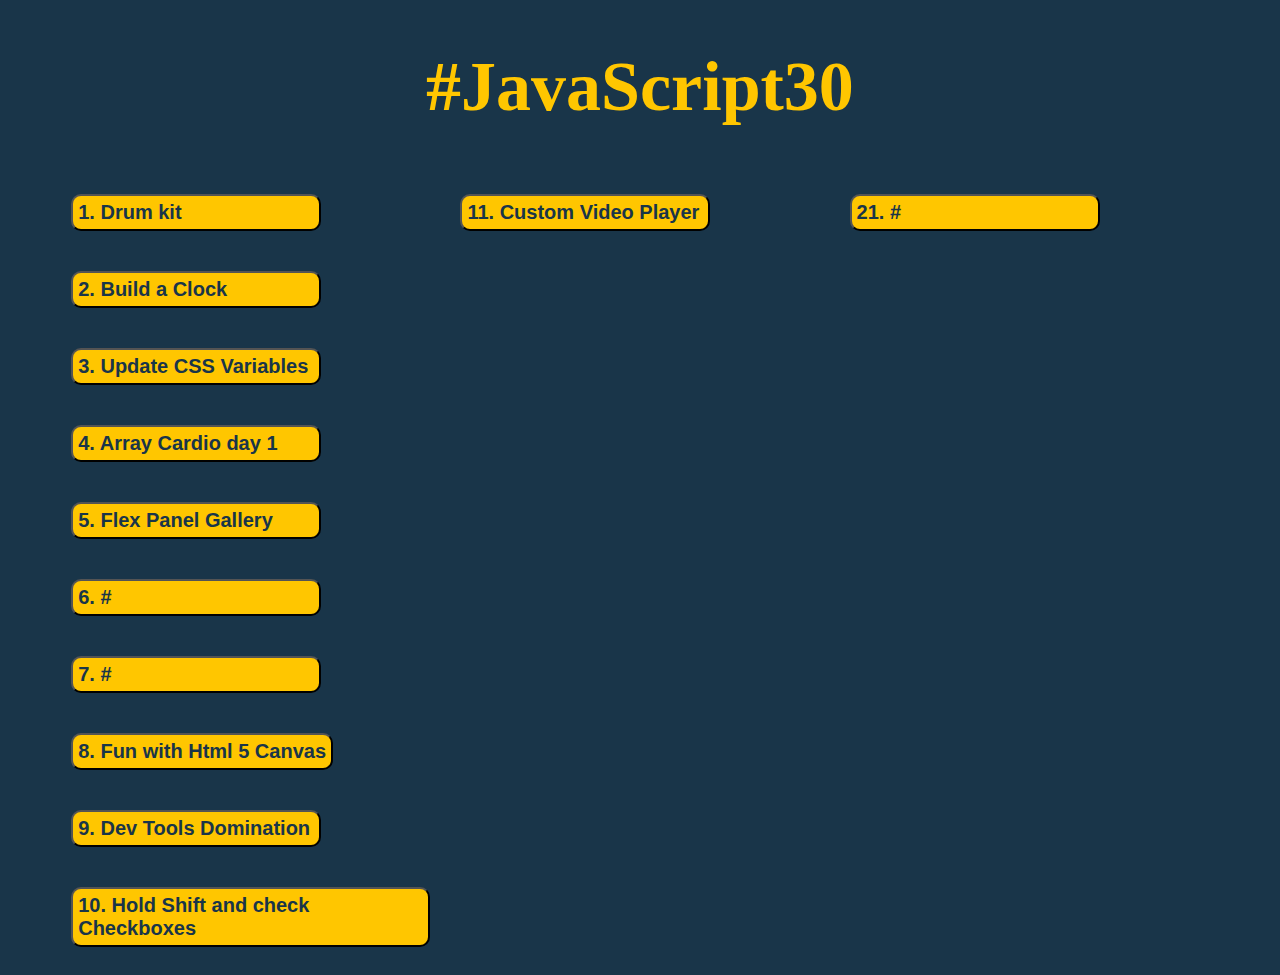
<file: index.html>
<!DOCTYPE html>
<html lang="en">
  <head>
    <meta charset="UTF-8" />
    <meta name="viewport" content="width=device-width, initial-scale=1.0" />
    <title>JavaScript30</title>
    <link rel="stylesheet" href="./main.css" />
  </head>
  <body>
    <h1>#JavaScript30</h1>
    <div class="container">
      <div class="grid challenge1">
        <button>
          <a
            href="https://mercarf.github.io/JavaScript30/01-DrumKit"
            title="go to Drum Kit page"
            target="_blank"
            >1. Drum kit</a
          >
        </button>
        <button>
          <a
            href="https://mercarf.github.io/JavaScript30/02-Clock"
            title="go to Clock page"
            target="_blank"
            >2. Build a Clock</a
          >
        </button>
        <button>
          <a
            href="https://mercarf.github.io/JavaScript30/03-CSSVariables"
            title="go to CSS Variables"
            target="_blank"
            >3. Update CSS Variables</a
          >
        </button>
        <button>
          <a
            href="https://mercarf.github.io/JavaScript30/04-ArrayCardio1"
            title="go to Array Cardio 1"
            target="_blank"
            >4. Array Cardio day 1</a
          >
        </button>
        <button>
          <a
            href="https://mercarf.github.io/JavaScript30/05-FlexPanelGallery"
            title="go to Flex Panel Gallery"
            target="_blank"
            >5. Flex Panel Gallery</a
          >
        </button>
        <button>
          <a href="#" title="go to #" target="_blank">6. #</a>
        </button>
        <button>
          <a href="#" title="go to #" target="_blank">7. #</a>
        </button>
        <button>
          <a
            href="https://mercarf.github.io/JavaScript30/08-FunHtml5Canvas"
            title="go to Canvas"
            target="_blank"
            >8. Fun with Html 5 Canvas</a
          >
        </button>
        <button>
          <a
            href="https://mercarf.github.io/JavaScript30/09-DevTools"
            title="go to Dev Tools Domination"
            target="_blank"
            >9. Dev Tools Domination</a
          >
        <button>
          <a
            href="https://mercarf.github.io/JavaScript30/10-HoldShiftCheck"
            title="go to Hold Shift and check Checkboxes"
            target="_blank"
            >10. Hold Shift and check Checkboxes</a
          >
        </button>
      </div>
      <div class="grid challenge2">
        <button>
          <a
            href="https://mercarf.github.io/JavaScript30/11-CustomVideoPlayer"
            title="go to Custom Video Player"
            target="_blank"
            >11. Custom Video Player</a
          >
        </button>
      </div>
      <div class="grid challenge3">
        <button>
          <a
            href="#"
            title="go to #"
            target="_blank"
            >21. #</a
          >
        </button>
      </div>
    </div>
  </body>
</html>
</file>
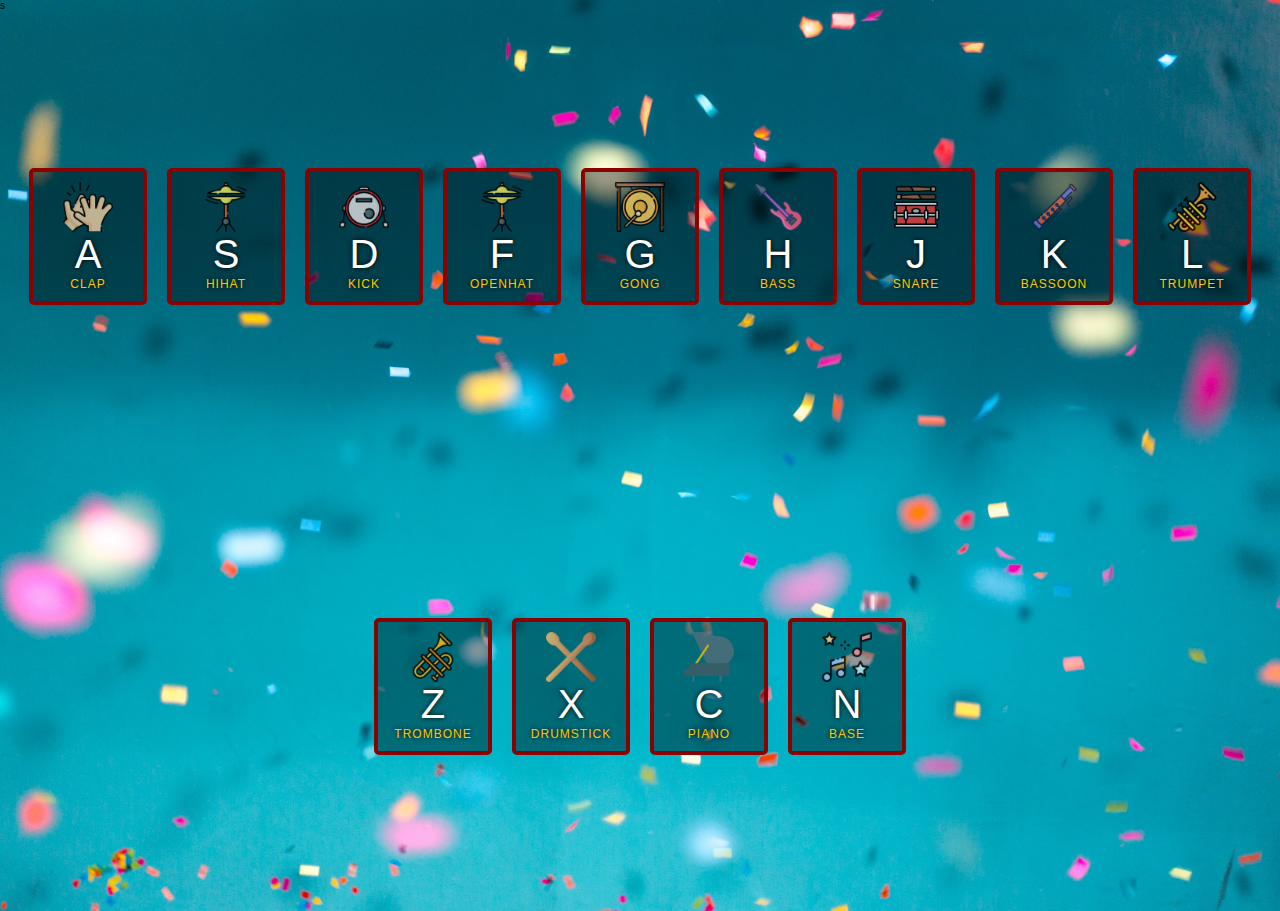
<file: 01 - JavaScript Drum Kit/index.html>
s<!DOCTYPE html>
<html lang="en">
  <head>
    <meta charset="UTF-8" />
    <title>JS Drum Kit</title>
    <link rel="stylesheet" href="./index.css" />
  </head>
  <body>
    <div class="keys">
      <div data-key="65" class="key" id="a">
        <img src="./images/aplaudir.png" alt="clap" />
        <kbd>A</kbd>
        <span class="sound">clap</span>
      </div>
      <div data-key="83" class="key" id="s">
        <img src="./images/hi-hat.png" alt="clap" />
        <kbd>S</kbd>
        <span class="sound">hihat</span>
      </div>
      <div data-key="68" class="key" id="d">
        <img src="./images/bass-drum.png" alt="clap" />
        <kbd>D</kbd>
        <span class="sound">kick</span>
      </div>
      <div data-key="70" class="key" id="f">
        <img src="./images/hi-hat.png" alt="clap" />
        <kbd>F</kbd>
        <span class="sound">openhat</span>
      </div>
      <div data-key="71" class="key" id="g">
        <img src="./images/gong.png" alt="clap" />
        <kbd>G</kbd>
        <span class="sound">gong</span>
      </div>
      <div data-key="72" class="key" id="h">
        <img src="./images/bass-guitar.png" alt="clap" />
        <kbd>H</kbd>
        <span class="sound">bass</span>
      </div>
      <div data-key="74" class="key" id="j">
        <img src="./images/snare-drum.png" alt="clap" />
        <kbd>J</kbd>
        <span class="sound">snare</span>
      </div>
      <div data-key="75" class="key" id="k">
        <img src="./images/bassoon.png" alt="clap" />
        <kbd>K</kbd>
        <span class="sound">bassoon</span>
      </div>
      <div data-key="76" class="key" id="l">
        <img src="./images/trumpet.png" alt="clap" />
        <kbd>L</kbd>
        <span class="sound">trumpet</span>
      </div>

      <div data-key="90" class="key" id="z">
        <img src="./images/trombone.png" alt="clap" />
        <kbd>Z</kbd>
        <span class="sound">trombone</span>
      </div>

      <div data-key="88" class="key" id="x">
        <img src="./images/drumstick.png" alt="clap" />
        <kbd>X</kbd>
        <span class="sound">drumstick</span>
      </div>

      <div data-key="67" class="key" id="c">
        <img src="./images/piano.png" alt="clap" />
        <kbd>C</kbd>
        <span class="sound">piano</span>
      </div>
      <!-- <div data-key="77" class="key" id="m">
        <img src="" alt="notes" />
        <kbd>M</kbd>
        <span class="sound">base</span>
      </div> -->
      <div data-key="78" class="key" id="n">
        <img src="./images/notas-musicales.png" alt="notes" />
        <kbd>N</kbd>
        <span class="sound">base</span>
      </div>
    </div>

    <audio data-key="65" id="a" class="audio" src="sounds/clap.mp3"></audio>
    <audio data-key="83" id="s" class="audio" src="sounds/openhat.wav"></audio>
    <audio data-key="68" id="d" class="audio" src="sounds/kick.wav"></audio>
    <audio
      data-key="70"
      id="f"
      class="audio"
      src="sounds/platillos.mp3"
    ></audio>
    <audio
      data-key="71"
      id="g"
      class="audio"
      src="sounds/gongGONGindio.mp3"
    ></audio>
    <audio data-key="72" id="h" class="audio" src="sounds/bajo2.mp3"></audio>
    <audio
      data-key="74"
      id="j"
      class="audio"
      src="sounds/tambor_22.mp3"
    ></audio>
    <audio data-key="75" id="k" class="audio" src="sounds/fagot-2-.mp3"></audio>
    <audio data-key="76" id="l" class="audio" src="sounds/trompeta.mp3"></audio>
    <audio data-key="90" id="z" class="audio" src="sounds/trombon.mp3"></audio>
    <audio data-key="88" id="x" class="audio" src="sounds/bambu_1.mp3"></audio>
    <audio data-key="67" id="c" class="audio" src="sounds/organo2.mp3"></audio>
    <!-- <audio data-key="77" id="m" class="audio" src="sounds/DNB_1.mp3"></audio> -->
    <audio
      data-key="78"
      id="n"
      class="audio"
      src="sounds/la-danza_3.mp3"
    ></audio>

    <script type="text/javascript" src="./main.js"></script>
  </body>
</html>
</file>
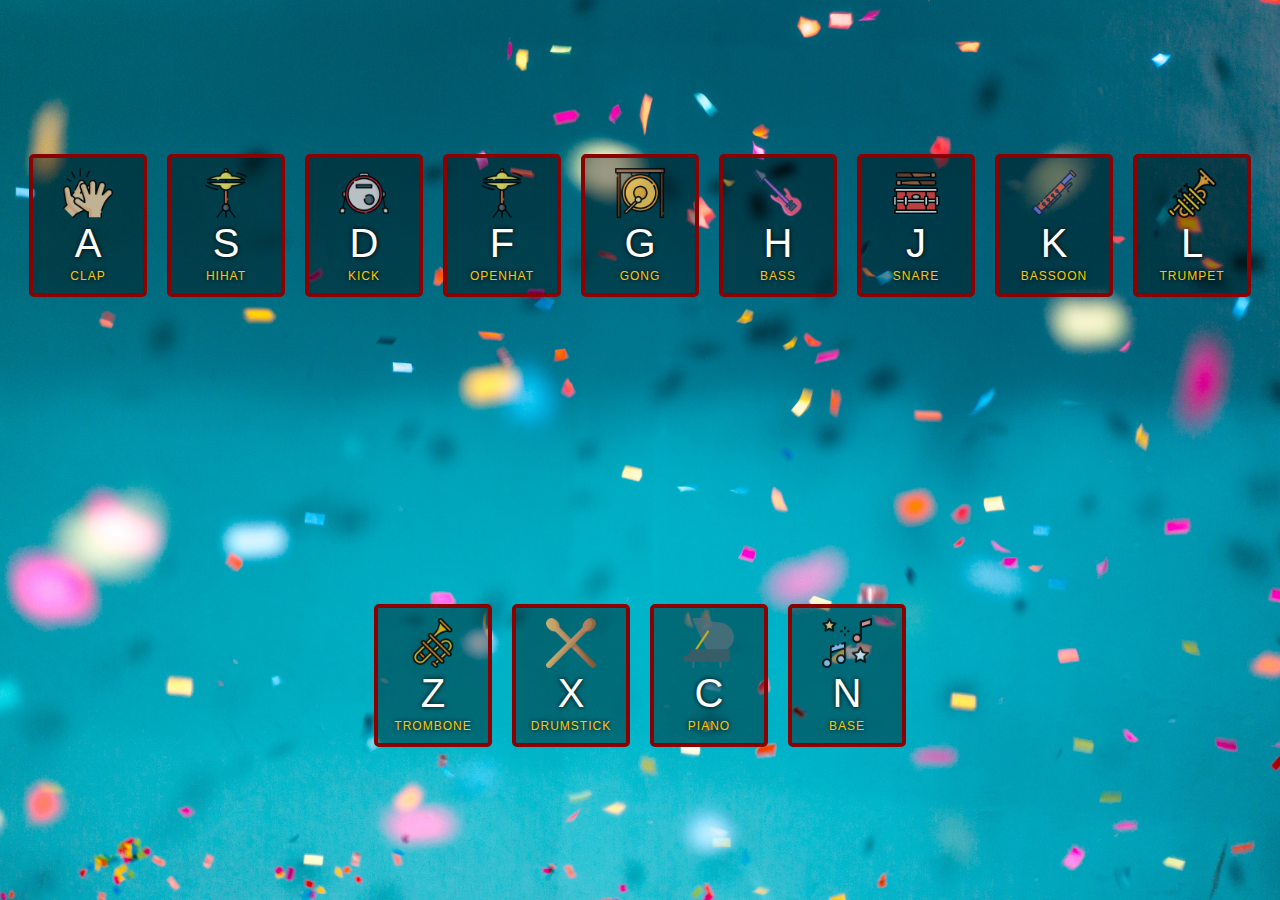
<file: 01-DrumKit/index.html>
<!DOCTYPE html>
<html lang="en">
  <head>
    <meta charset="UTF-8" />
    <title>JS Drum Kit</title>
    <link rel="stylesheet" href="./index.css" />
  </head>
  <body>
    <div class="keys">
      <div data-key="65" class="key" id="a">
        <img src="./images/aplaudir.png" alt="clap" />
        <kbd>A</kbd>
        <span class="sound">clap</span>
      </div>
      <div data-key="83" class="key" id="s">
        <img src="./images/hi-hat.png" alt="clap" />
        <kbd>S</kbd>
        <span class="sound">hihat</span>
      </div>
      <div data-key="68" class="key" id="d">
        <img src="./images/bass-drum.png" alt="clap" />
        <kbd>D</kbd>
        <span class="sound">kick</span>
      </div>
      <div data-key="70" class="key" id="f">
        <img src="./images/hi-hat.png" alt="clap" />
        <kbd>F</kbd>
        <span class="sound">openhat</span>
      </div>
      <div data-key="71" class="key" id="g">
        <img src="./images/gong.png" alt="clap" />
        <kbd>G</kbd>
        <span class="sound">gong</span>
      </div>
      <div data-key="72" class="key" id="h">
        <img src="./images/bass-guitar.png" alt="clap" />
        <kbd>H</kbd>
        <span class="sound">bass</span>
      </div>
      <div data-key="74" class="key" id="j">
        <img src="./images/snare-drum.png" alt="clap" />
        <kbd>J</kbd>
        <span class="sound">snare</span>
      </div>
      <div data-key="75" class="key" id="k">
        <img src="./images/bassoon.png" alt="clap" />
        <kbd>K</kbd>
        <span class="sound">bassoon</span>
      </div>
      <div data-key="76" class="key" id="l">
        <img src="./images/trumpet.png" alt="clap" />
        <kbd>L</kbd>
        <span class="sound">trumpet</span>
      </div>

      <div data-key="90" class="key" id="z">
        <img src="./images/trombone.png" alt="clap" />
        <kbd>Z</kbd>
        <span class="sound">trombone</span>
      </div>

      <div data-key="88" class="key" id="x">
        <img src="./images/drumstick.png" alt="clap" />
        <kbd>X</kbd>
        <span class="sound">drumstick</span>
      </div>

      <div data-key="67" class="key" id="c">
        <img src="./images/piano.png" alt="clap" />
        <kbd>C</kbd>
        <span class="sound">piano</span>
      </div>
      <!-- <div data-key="77" class="key" id="m">
        <img src="" alt="notes" />
        <kbd>M</kbd>
        <span class="sound">base</span>
      </div> -->
      <div data-key="78" class="key" id="n">
        <img src="./images/notas-musicales.png" alt="notes" />
        <kbd>N</kbd>
        <span class="sound">base</span>
      </div>
    </div>

    <audio data-key="65" id="a" class="audio" src="sounds/clap.mp3"></audio>
    <audio data-key="83" id="s" class="audio" src="sounds/openhat.wav"></audio>
    <audio data-key="68" id="d" class="audio" src="sounds/kick.wav"></audio>
    <audio
      data-key="70"
      id="f"
      class="audio"
      src="sounds/platillos.mp3"
    ></audio>
    <audio
      data-key="71"
      id="g"
      class="audio"
      src="sounds/gongGONGindio.mp3"
    ></audio>
    <audio data-key="72" id="h" class="audio" src="sounds/bajo2.mp3"></audio>
    <audio
      data-key="74"
      id="j"
      class="audio"
      src="sounds/tambor_22.mp3"
    ></audio>
    <audio data-key="75" id="k" class="audio" src="sounds/fagot-2-.mp3"></audio>
    <audio data-key="76" id="l" class="audio" src="sounds/trompeta.mp3"></audio>
    <audio data-key="90" id="z" class="audio" src="sounds/trombon.mp3"></audio>
    <audio data-key="88" id="x" class="audio" src="sounds/bambu_1.mp3"></audio>
    <audio data-key="67" id="c" class="audio" src="sounds/organo2.mp3"></audio>
    <!-- <audio data-key="77" id="m" class="audio" src="sounds/DNB_1.mp3"></audio> -->
    <audio
      data-key="78"
      id="n"
      class="audio"
      src="sounds/la-danza_3.mp3"
    ></audio>

    <script type="text/javascript" src="./main.js"></script>
  </body>
</html>
</file>
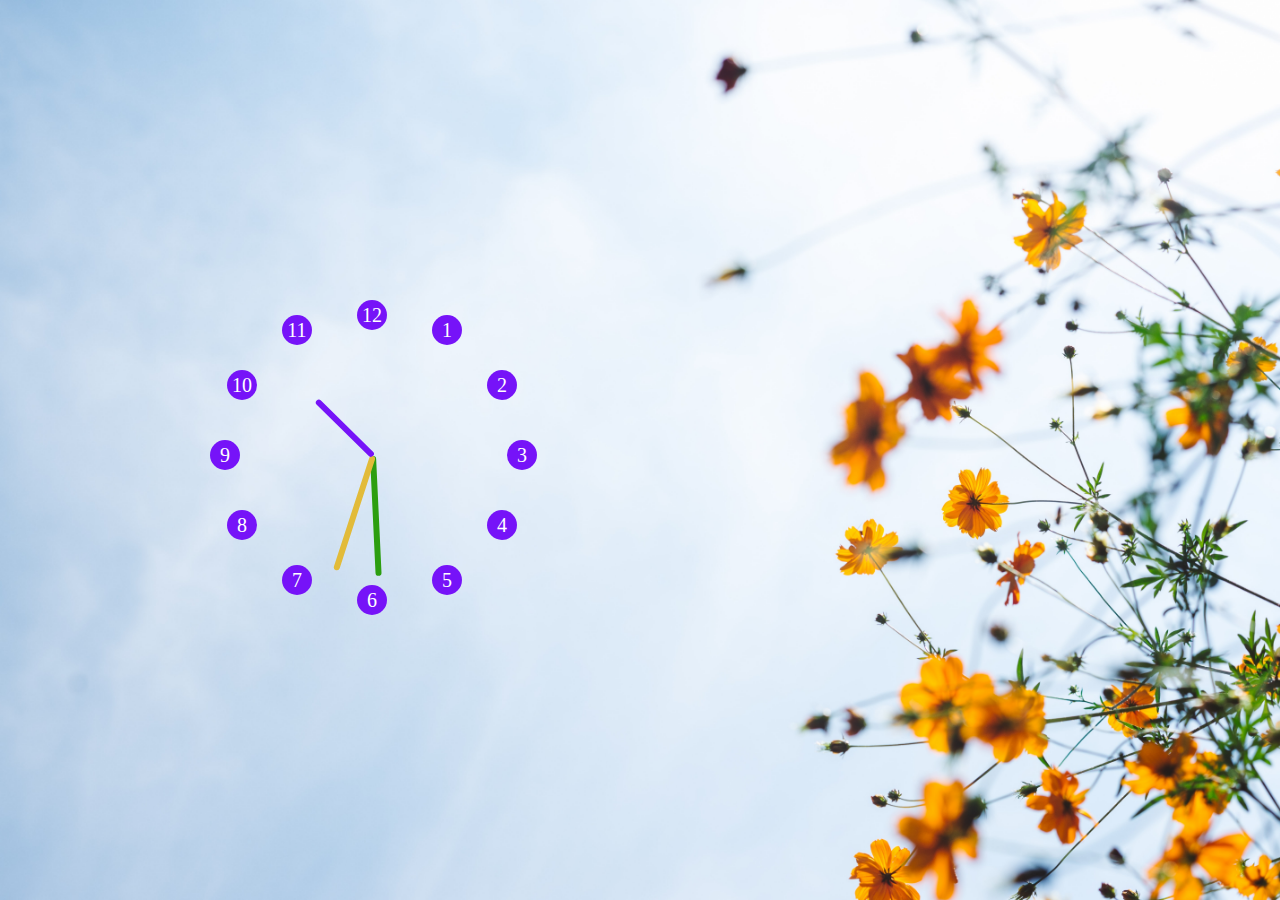
<file: 02-Clock/index.html>
<!DOCTYPE html>
<html lang="en">
  <head>
    <meta charset="UTF-8" />
    <title>JS + CSS Clock</title>
    <link rel="stylesheet" href="./main.css" />
  </head>
  <body>
    <div class="clock">
      <div class="hours">
        <span class="hour12">12</span>
        <span class="hour1">1</span>
        <span class="hour2">2</span>
        <span class="hour3">3</span>
        <span class="hour4">4</span>
        <span class="hour5">5</span>
        <span class="hour6">6</span>
        <span class="hour7">7</span>
        <span class="hour8">8</span>
        <span class="hour9">9</span>
        <span class="hour10">10</span>
        <span class="hour11">11</span>
      </div>
      <div class="clock-face">
        <div class="hand hour-hand"></div>
        <div class="hand min-hand"></div>
        <div class="hand second-hand"></div>
      </div>
    </div>

    <script type="text/javascript" src="./main.js"></script>
  </body>
</html>
</file>
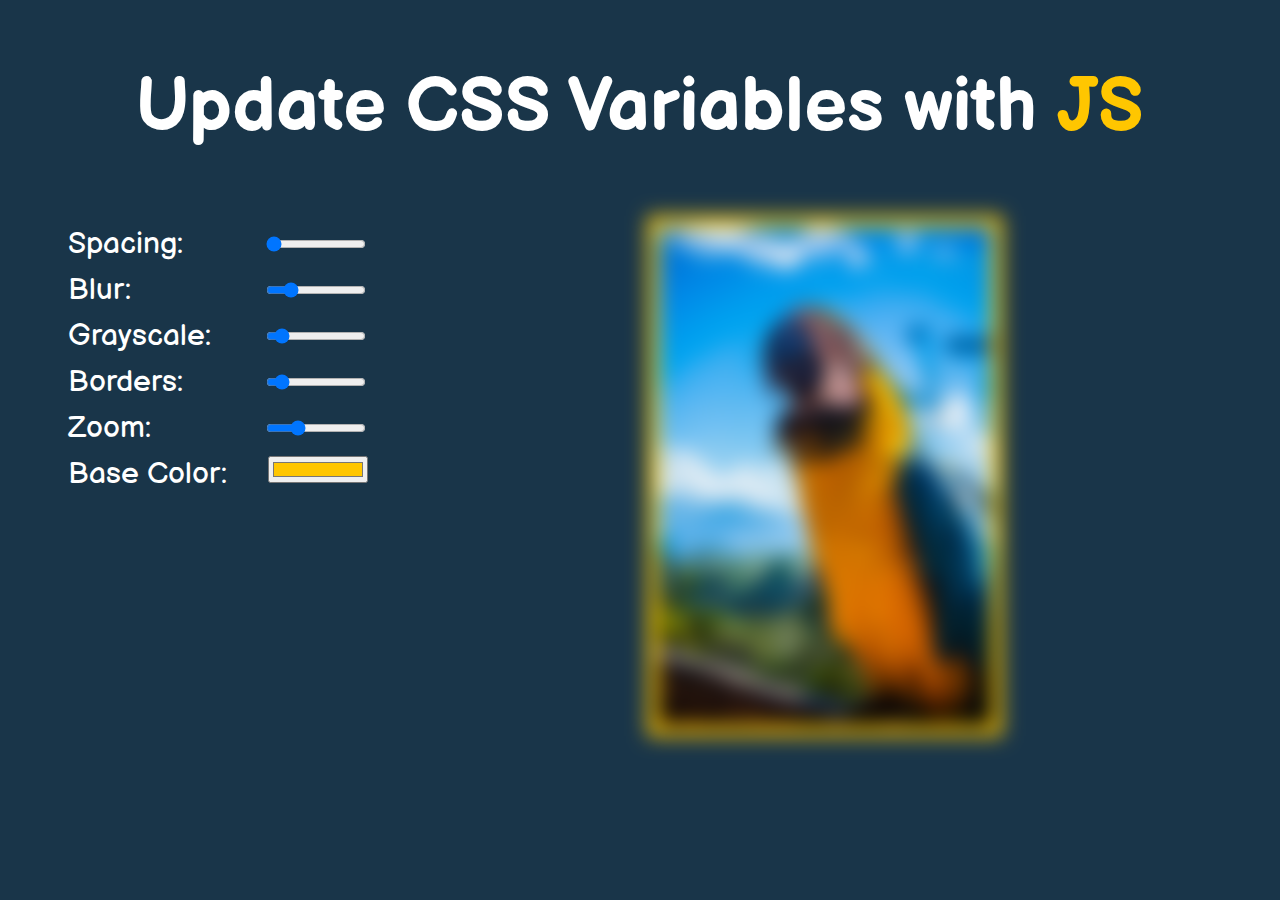
<file: 03-CSSVariables/index.html>
<!DOCTYPE html>
<html lang="en">
  <head>
    <meta charset="UTF-8" />
    <title>Scoped CSS Variables and JS</title>
    <link rel="stylesheet" href="./main.css" />
    <link
      href="https://fonts.googleapis.com/css2?family=Balsamiq+Sans&display=swap"
      rel="stylesheet"
    />
  </head>
  <body>
    <h2>Update CSS Variables with <span class="hl">JS</span></h2>

    <div class="main">
      <div class="controls">
        <div class="input__container">
          <label for="spacing">Spacing:</label>
          <input
            id="spacing"
            type="range"
            name="spacing"
            min="10"
            max="200"
            value="10"
            data-sizing="px"
          />
        </div>

        <div class="input__container">
          <label for="blur">Blur:</label>
          <input
            id="blur"
            type="range"
            name="blur"
            min="0"
            max="25"
            value="5"
            data-sizing="px"
          />
        </div>

        <div class="input__container">
          <label for="blur">Grayscale:</label>
          <input
            id="grayscale"
            type="range"
            name="grayscale"
            min="0"
            max="100"
            value="10"
            data-sizing="%"
          />
        </div>

        <div class="input__container">
          <label for="blur">Borders:</label>
          <input
            id="border-radius"
            type="range"
            name="border-radius"
            min="0"
            max="100"
            value="10"
            data-sizing="%"
          />
        </div>

        <div class="input__container">
          <label for="zoom">Zoom:</label>
          <input
            id="zoom"
            type="range"
            name="zoom"
            min="30"
            max="100"
            value="50"
            data-sizing="%"
          />
        </div>

        <div class="input__container">
          <label for="base">Base Color:</label>
          <input id="base" type="color" name="base" value="#ffc600" />
        </div>
      </div>

      <img src="./images/camilo-ayala-V9VDd-2s3aE-unsplash.jpg" />
    </div>
    <script>
      const inputs = document.querySelectorAll('.controls input');

      function handleUpdate() {
        const suffix = this.dataset.sizing || '';
        document.documentElement.style.setProperty(
          `--${this.name}`,
          this.value + suffix
        );
      }

      inputs.forEach((input) => input.addEventListener('change', handleUpdate));
      inputs.forEach((input) =>
        input.addEventListener('mousemove', handleUpdate)
      );
    </script>
  </body>
</html>
</file>
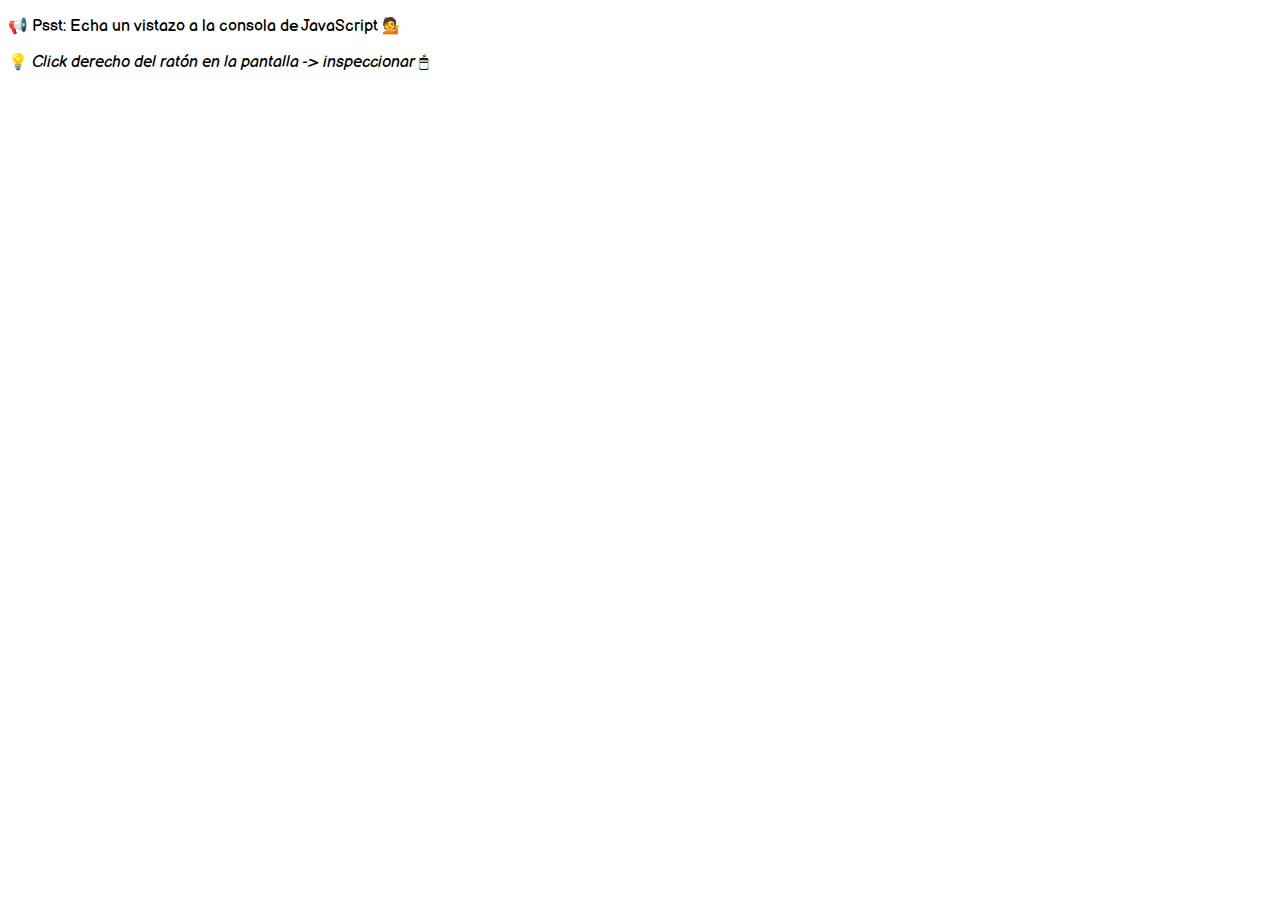
<file: 04-ArrayCardio1/index.html>
<!DOCTYPE html>
<html lang="en">
  <head>
    <meta charset="UTF-8" />
    <title>Array Cardio 💪</title>
    <link
      href="https://fonts.googleapis.com/css2?family=Balsamiq+Sans&display=swap"
      rel="stylesheet"
    />
  </head>
  <body>
    <style>
      body {
        font-family: 'Balsamiq Sans', cursive;
      }
    </style>
    <p>📢 Psst: Echa un vistazo a la consola de JavaScript 💁</p>
    <p>💡 <em>Click derecho del ratón en la pantalla -> inspeccionar </em> 🖱</p>
    <script type="text/javascript" src="./main.js"></script>
  </body>
</html>
</file>
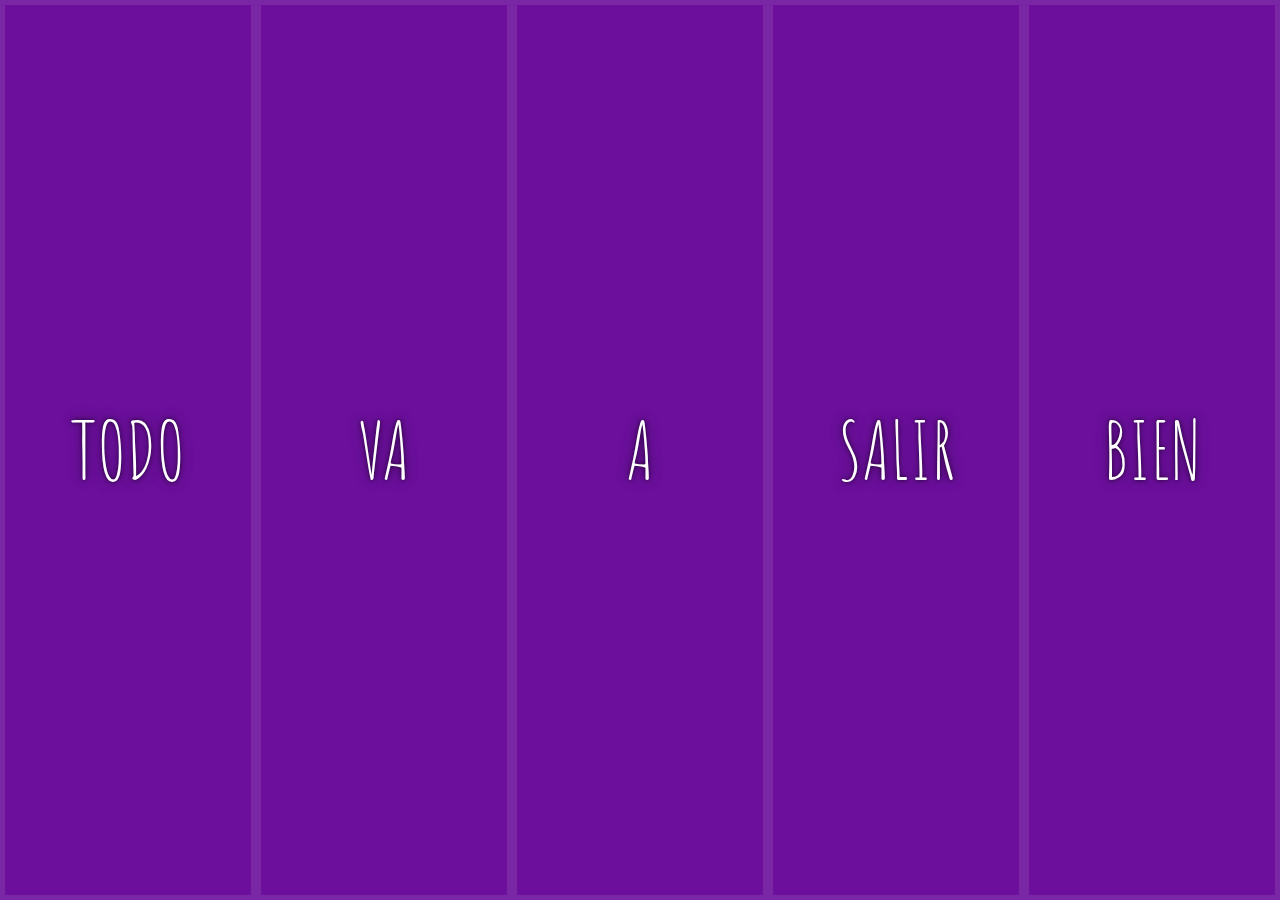
<file: 05-FlexPanelGalery/index.html>
<!DOCTYPE html>
<html lang="en">
  <head>
    <meta charset="UTF-8" />
    <title>Flex Panels 💖</title>
    <link
      href="https://fonts.googleapis.com/css?family=Amatic+SC"
      rel="stylesheet"
      type="text/css"
    />
    <link rel="stylesheet" href="./main.css" />
  </head>
  <body>
    <div class="panels">
      <div class="panel panel1">
        <p>Hey!</p>
        <p>Todo</p>
        <p>llega</p>
      </div>
      <div class="panel panel2">
        <p>No te</p>
        <p>Va</p>
        <p>a detener</p>
      </div>
      <div class="panel panel3">
        <p>Ve</p>
        <p>a</p>
        <p>por todas</p>
      </div>
      <div class="panel panel4">
        <p>Te va a</p>
        <p>Salir</p>
        <p>genial</p>
      </div>
      <div class="panel panel5">
        <p>Vive</p>
        <p>Bien</p>
        <p>Ríe siempre</p>
      </div>
    </div>

    <script>
      const panels = document.querySelectorAll('.panel');

      function toggleOpen() {
        console.log('Hello');
        this.classList.toggle('open');
      }

      function toggleActive(e) {
        console.log(e.propertyName);
        if (e.propertyName.includes('flex')) {
          this.classList.toggle('open-active');
        }
      }

      panels.forEach((panel) => panel.addEventListener('click', toggleOpen));
      panels.forEach((panel) =>
        panel.addEventListener('transitionend', toggleActive)
      );
    </script>
  </body>
</html>
</file>
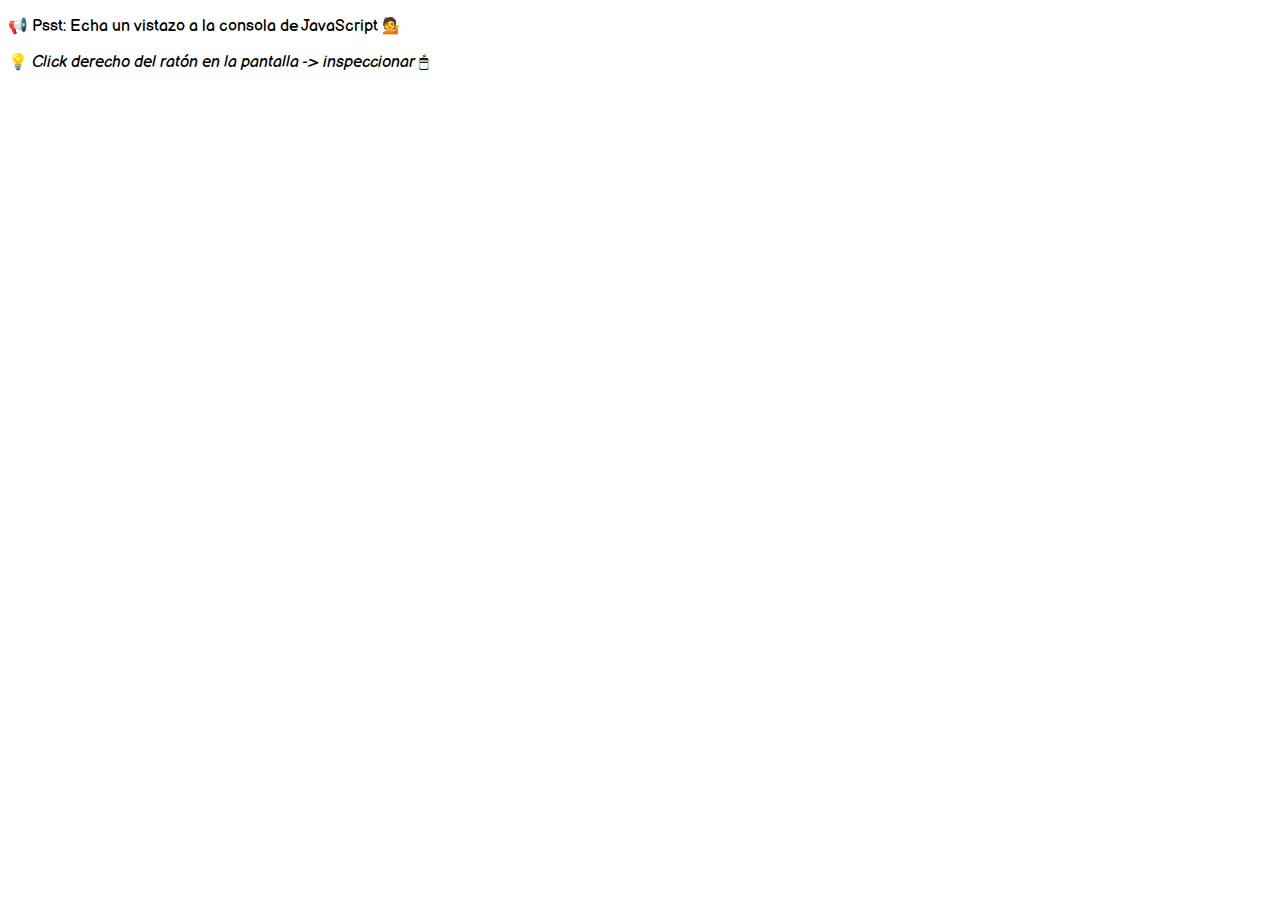
<file: 07-ArrayCardio2/index.html>
<!DOCTYPE html>
<html lang="en">
  <head>
    <meta charset="UTF-8" />
    <title>Array Cardio 💪💪</title>
    <link
      href="https://fonts.googleapis.com/css2?family=Balsamiq+Sans&display=swap"
      rel="stylesheet"
    />
  </head>
  <body>
    <style>
      body {
        font-family: 'Balsamiq Sans', cursive;
      }
    </style>
    <p>📢 Psst: Echa un vistazo a la consola de JavaScript 💁</p>
    <p>💡 <em>Click derecho del ratón en la pantalla -> inspeccionar </em> 🖱</p>
    <script type="text/javascript" src="./main.js"></script>
  </body>
</html>
</file>
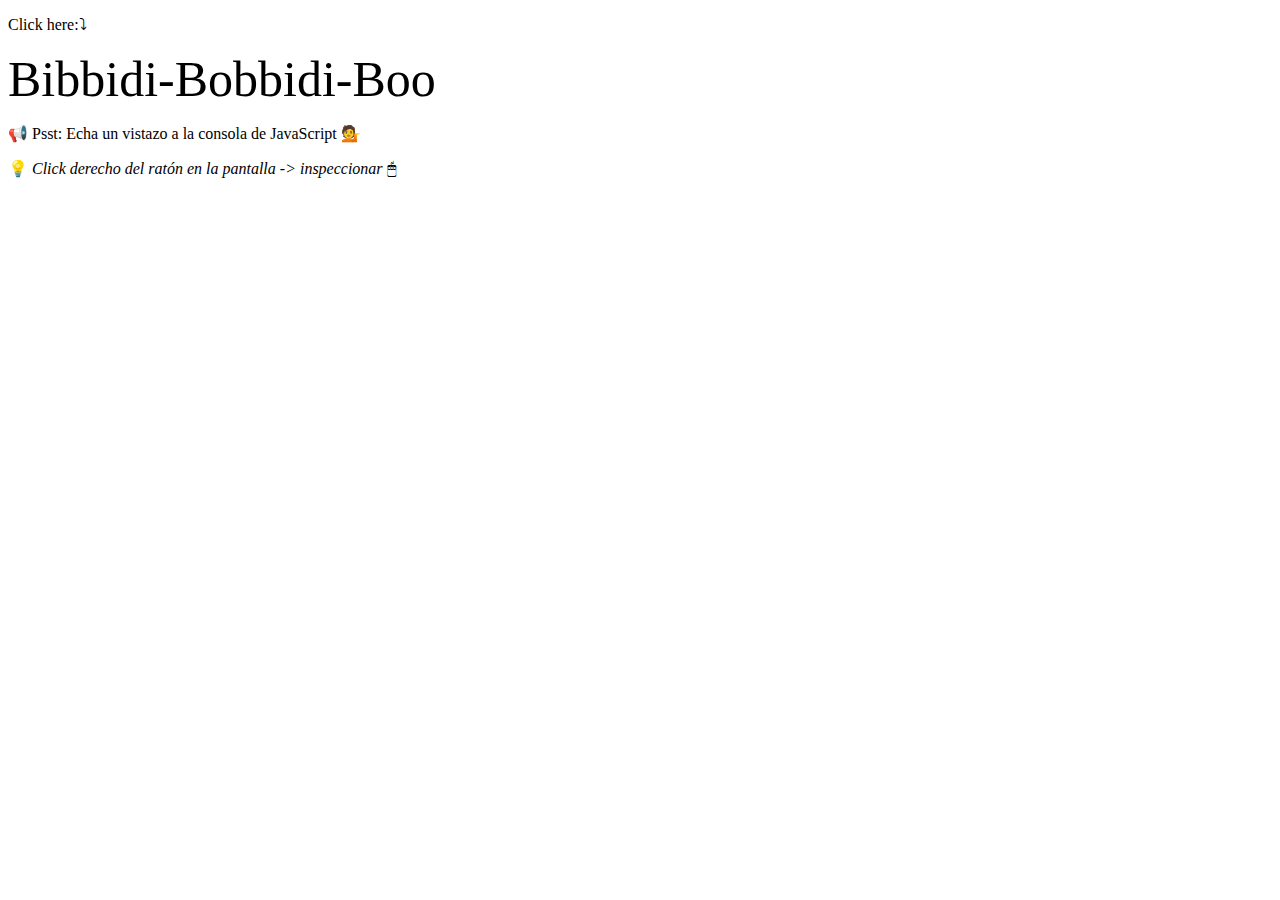
<file: 09-DevTools/index.html>
<!DOCTYPE html>
<html lang="en">
  <head>
    <meta charset="UTF-8" />
    <meta name="viewport" content="width=device-width, initial-scale=1.0" />
    <title>Console Tricks!</title>
  </head>
  <style>
    .makeGreen {
      cursor: pointer;
      font-size: 50px;
      margin: auto;
    }
  </style>
  <body>
    <p class="ouch">Click here:⤵</p>
    <!-- En lugar de utilizar un add.eventListener, utilizamos un evento en html -->
    <p class="makeGreen" onClick="makeGreen()">Bibbidi-Bobbidi-Boo</p>
    <p>📢 Psst: Echa un vistazo a la consola de JavaScript 💁</p>
    <p>💡 <em>Click derecho del ratón en la pantalla -> inspeccionar </em> 🖱</p>

    <script type="text/javascript" src="./main.js"></script>
  </body>
</html>
</file>
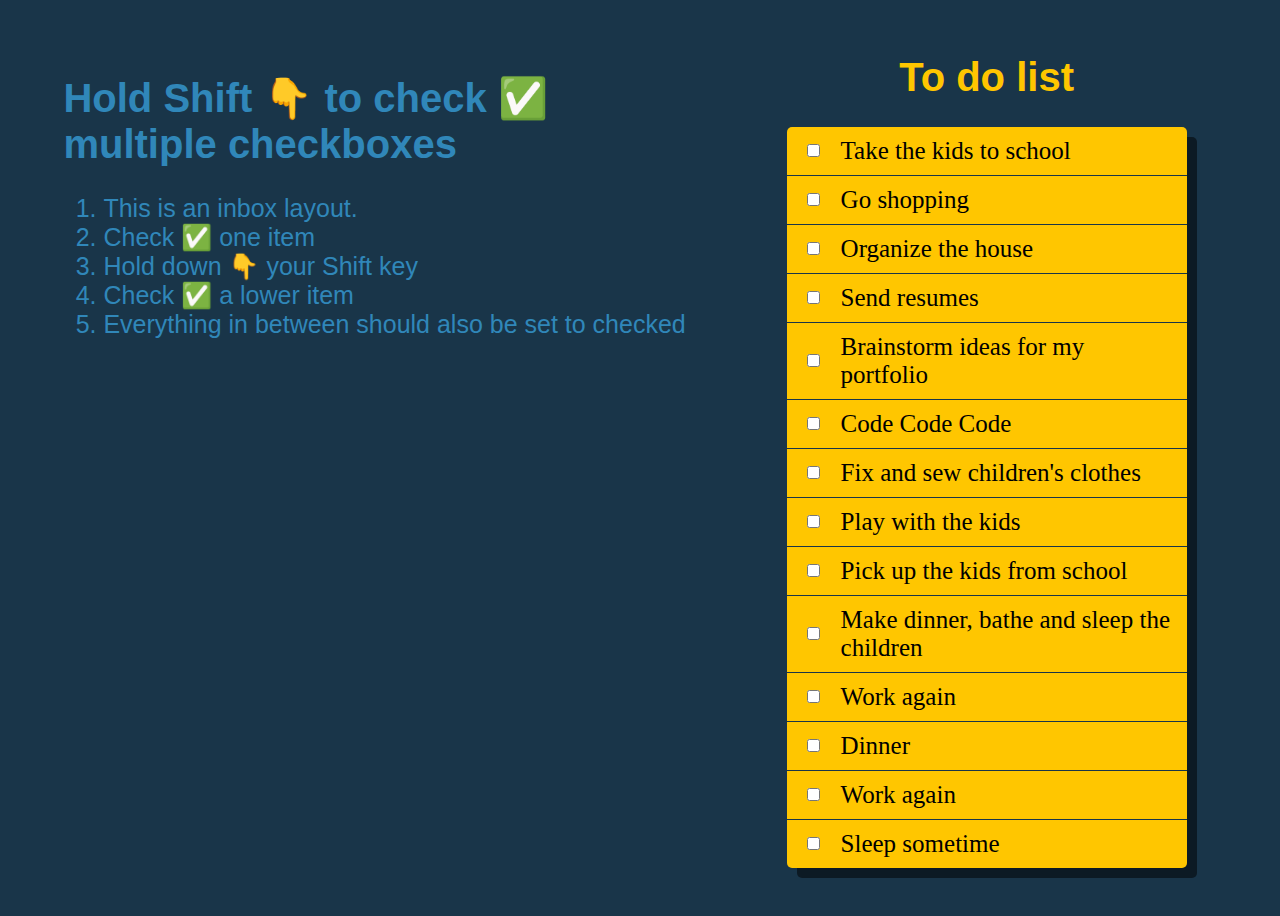
<file: 10-HoldShiftCheck/index.html>
<!DOCTYPE html>
<html lang="en">
  <head>
    <meta charset="UTF-8" />
    <title>Hold Shift to Check Multiple Checkboxes</title>
    <link href="./main.css" rel="stylesheet" />
  </head>
  <body>
    <!--
   The following is a common layout you would see in an email client.
   When a user clicks a checkbox, holds Shift, and then clicks another checkbox a few rows down, all the checkboxes in-between those two checkboxes should be checked.
  -->
    <div class="container">
      <div class="description">
        <h1 class="title">
          <span>Hold Shift 👇 to check ✅</span>
          <span>multiple checkboxes</span>
        </h1>
        <ol>
          <li>This is an inbox layout.</li>
          <li>Check ✅ one item</li>
          <li>Hold down 👇 your Shift key</li>
          <li>Check ✅ a lower item</li>
          <li>Everything in between should also be set to checked</li>
        </ol>
      </div>
      <div class="container-inbox">
        <h1 class="title-inbox">To do list</h1>
        <div class="inbox">
          <div class="item">
            <input type="checkbox" />
            <p>Take the kids to school</p>
          </div>
          <div class="item">
            <input type="checkbox" />
            <p>Go shopping</p>
          </div>
          <div class="item">
            <input type="checkbox" />
            <p>Organize the house</p>
          </div>
          <div class="item">
            <input type="checkbox" />
            <p>Send resumes</p>
          </div>
          <div class="item">
            <input type="checkbox" />
            <p>Brainstorm ideas for my portfolio</p>
          </div>
          <div class="item">
            <input type="checkbox" />
            <p>Code Code Code</p>
          </div>
          <div class="item">
            <input type="checkbox" />
            <p>Fix and sew children's clothes</p>
          </div>
          <div class="item">
            <input type="checkbox" />
            <p>Play with the kids</p>
          </div>
          <div class="item">
            <input type="checkbox" />
            <p>Pick up the kids from school</p>
          </div>
          <div class="item">
            <input type="checkbox" />
            <p>Make dinner, bathe and sleep the children</p>
          </div>
          <div class="item">
            <input type="checkbox" />
            <p>Work again</p>
          </div>
          <div class="item">
            <input type="checkbox" />
            <p>Dinner</p>
          </div>
          <div class="item">
            <input type="checkbox" />
            <p>Work again</p>
          </div>
          <div class="item">
            <input type="checkbox" />
            <p>Sleep sometime</p>
          </div>
        </div>
      </div>
    </div>
    <script type="text/javascript" src="./main.js"></script>
  </body>
</html>
</file>
<file: main.css>
* {
  font-size: 20px;
}
body {
  background-color: #193549;
}

h1 {
  color: #ffc600;
  font-size: 40px;
  text-align: center;
}

button {
  margin: 10px;
  border-radius: 10px;
  padding: 5px;
  min-width: 250px;
  text-align: left;
  background-color: #ffc600;
  transition: background-color 0.7s ease;
}
button:hover {
  background-color: turquoise;
}

a {
  text-decoration: none;
  color: #193549;
  font-weight: bold;
}
.container {
  width: 90%;
  margin: auto;
  display: grid;
  grid-template-columns: repeat(1, 1fr);
  grid-gap: 30px;
  justify-content: center;
}
.grid{
  display: flex;
  flex-direction: column;
  align-items: flex-start;
  justify-content: center;
}

@media all and (min-width: 768px) {
  h1 {
    color: #ffc600;
    font-size: 70px;
  }

  button {
    font-size: 20px;
    display: block;
    margin: 20px 0px;
    
  }
  .container {
    width: 90%;
    margin: auto;
    display: grid;
    grid-template-columns: repeat(3, 1fr);
    grid-gap: 30px;
    justify-content: center;
  }
  .grid{
    align-items: c;
  justify-content: flex-start;
  }
}
</file>
<file: 01 - JavaScript Drum Kit/index.css>
html {
  font-size: 10px;
  background: url('./images/jason-leung-Xaanw0s0pMk-unsplash.jpg') bottom center;
  background-size: cover;
}

* {
  margin: 0;
  padding: 0;
  font-family: sans-serif;
}

.keys {
  display: flex;
  flex-wrap: wrap;
  min-height: 100vh;
  align-items: center;
  justify-content: center;
}

.key {
  border: 0.4rem solid darkred;
  border-radius: 0.5rem;
  margin: 1rem;
  font-size: 1.5rem;
  padding: 1rem 0.5rem;
  transition: all 0.07s ease;
  width: 10rem;
  text-align: center;
  color: white;
  background: rgba(0, 0, 0, 0.4);
  text-shadow: 0 0 0.5rem black;
}
.key:hover {
  background-color: rgba(255, 198, 0, 0.4);
  cursor: pointer;
}

.playing {
  transform: scale(1.1);
  border-color: #ffc600;
  box-shadow: 0 0 1rem #ffc600;
}

kbd {
  display: block;
  font-size: 4rem;
}

.sound {
  font-size: 1.2rem;
  text-transform: uppercase;
  letter-spacing: 0.1rem;
  color: #ffc600;
}

/* .kA {
  background-image: url('./images/aplaudir.png');
  background-size: cover;
  background-color: rgb(255, 255, 255, 0.5);
} */
img {
  opacity: 0.8;
  width: 5rem;
}
</file>
<file: 01-DrumKit/index.css>
html {
  font-size: 10px;
  background: url('./images/jason-leung-Xaanw0s0pMk-unsplash.jpg') bottom center;
  background-size: cover;
}

* {
  margin: 0;
  padding: 0;
  font-family: sans-serif;
}

.keys {
  display: flex;
  flex-wrap: wrap;
  min-height: 100vh;
  align-items: center;
  justify-content: center;
}

.key {
  border: 0.4rem solid darkred;
  border-radius: 0.5rem;
  margin: 1rem;
  font-size: 1.5rem;
  padding: 1rem 0.5rem;
  transition: all 0.07s ease;
  width: 10rem;
  text-align: center;
  color: white;
  background: rgba(0, 0, 0, 0.4);
  text-shadow: 0 0 0.5rem black;
}
.key:hover {
  background-color: rgba(255, 198, 0, 0.4);
  cursor: pointer;
}

.playing,
.playClick {
  transform: scale(1.1);
  border-color: #ffc600;
  box-shadow: 0 0 1rem #ffc600;
}

kbd {
  display: block;
  font-size: 4rem;
}

.sound {
  font-size: 1.2rem;
  text-transform: uppercase;
  letter-spacing: 0.1rem;
  color: #ffc600;
}

/* .kA {
  background-image: url('./images/aplaudir.png');
  background-size: cover;
  background-color: rgb(255, 255, 255, 0.5);
} */
img {
  opacity: 0.8;
  width: 5rem;
}
</file>
<file: 02-Clock/main.css>
html {
  background: #018ded url('./images/masaaki-komori-7xP5BJ34ybg-unsplash.jpg');
  background-size: cover;
  font-family: 'helvetica neue';
  text-align: center;
  font-size: 10px;
}

body {
  margin: 0;
  font-size: 2rem;
  display: flex;
  min-height: 100vh;
  align-items: center;
}

.clock {
  width: 30rem;
  height: 30rem;
  /* border: 20px solid white;
  border-radius: 50%; */
  margin: 50px 200px;
  position: absolute;
  padding: 2rem;
  /* box-shadow: 0 0 0 4px rgba(0, 0, 0, 0.1), inset 0 0 0 3px #efefef,
    inset 0 0 10px black, 0 0 10px rgba(0, 0, 0, 0.2); */
}
.hours {
  position: absolute;
}
.hour1 {
  -webkit-transform: translate(75px, 15px);
}
.hour2 {
  -webkit-transform: translate(130px, 70px);
}
.hour3 {
  -webkit-transform: translate(150px, 140px);
}
.hour4 {
  -webkit-transform: translate(130px, 210px);
}
.hour5 {
  -webkit-transform: translate(75px, 265px);
}
.hour6 {
  -webkit-transform: translate(0px, 285px);
}
.hour7 {
  -webkit-transform: translate(-75px, 265px);
}
.hour8 {
  -webkit-transform: translate(-130px, 210px);
}
.hour9 {
  -webkit-transform: translate(-147px, 140px);
}
.hour10 {
  -webkit-transform: translate(-130px, 70px);
}
.hour11 {
  -webkit-transform: translate(-75px, 15px);
}
.hour12 {
  -webkit-transform: translate(0px, 0px);
}

span {
  display: inline-block;
  width: 20px;
  height: 20px;
  text-align: center;
  line-height: 1;
  margin-left: 137px;
  position: absolute;
  padding: 5px;
  background: linear-gradient(0deg, #7613f8 20%, #7613f8 100%);
  border-radius: 50%;
  color: white;
}

.clock-face {
  position: relative;
  width: 80%;
  height: 80%;
  transform: translate(
    33px,
    33px
  ); /* account for the height of the clock hands */
}

.hand {
  width: 50%;
  height: 6px;
  border-radius: 5px;
  background: black;
  position: absolute;
  top: 50%;
  transform: rotate(330deg); /* so all hands start at 12:00 */
  transform-origin: 100%;
  transition: all 0.05s;
  transition-timing-function: cubic-bezier(0.1, 2.7, 0.58, 1);
  border-radius: 4px;
}
.second-hand {
  background: linear-gradient(0deg, #e2bb39 20%, #e2bb39 100%);
}

.min-hand {
  background: linear-gradient(0deg, #2c9e10 20%, #2c9e10 100%);
}

.hour-hand {
  z-index: 10;
  width: 33%;
  left: 17%;
  background: linear-gradient(0deg, #7613f8 20%, #7613f8 100%);
}
</file>
<file: 03-CSSVariables/main.css>
:root {
  --base: #ffc600;
  --spacing: 10px;
  --blur: 10px;
  --grayscale: 0%;
  --border-radius: 0%;
  --zoom: 0%;
}

img {
  padding: var(--spacing);
  background: var(--base);
  filter: blur(var(--blur)) grayscale(var(--grayscale));
  border-radius: var(--border-radius);
  zoom: var(--zoom);
  height: 500px;
  margin: auto;
}

.hl {
  color: var(--base);
}

/*
    misc styles, nothing to do with CSS variables
  */

body {
  text-align: center;
  background: #193549;
  color: white;
  font-family: 'Balsamiq Sans', cursive;
  font-weight: 100;
  font-size: 50px;
}
.main {
  display: flex;
  justify-content: space-between;
  align-items: flex-start;
}

.controls {
  margin-bottom: 50px;
  display: block;
  /* margin: auto; */
  margin-left: 50px;
}

.input__container {
  margin: 10px;
  flex-basis: 150px;
  display: flex;
  justify-content: space-between;
  text-align: left;
  min-width: 300px;
}

label {
  font-size: 30px;
}

input {
  width: 100px;
}
</file>
<file: 05-FlexPanelGalery/main.css>
html {
  box-sizing: border-box;
  background: #ffc600;
  font-family: 'helvetica neue';
  font-size: 20px;
  font-weight: 200;
}

body {
  margin: 0;
}

*,
*:before,
*:after {
  box-sizing: inherit;
}

.panels {
  min-height: 100vh;
  overflow: hidden;
  display: flex;
}

.panel {
  background: #6b0f9c;
  box-shadow: inset 0 0 0 5px rgba(255, 255, 255, 0.1);
  color: white;
  text-align: center;
  align-items: center;
  /* Safari transitionend event.propertyName === flex */
  /* Chrome + FF transitionend event.propertyName === flex-grow */
  transition: font-size 0.7s cubic-bezier(0.61, -0.19, 0.7, -0.11),
    flex 0.7s cubic-bezier(0.61, -0.19, 0.7, -0.11), background 0.2s;
  font-size: 20px;
  background-size: cover;
  background-position: center;
  flex: 1;
  justify-content: center;
  display: flex;
  flex-direction: column;
}

.panel1 {
  background-image: url(https://images.unsplash.com/photo-1527380992061-b126c88cbb41?ixlib=rb-1.2.1&auto=format&fit=crop&w=401&q=80);
}
.panel2 {
  background-image: url(https://images.unsplash.com/photo-1521239836452-b64da560e422?ixlib=rb-1.2.1&ixid=eyJhcHBfaWQiOjEyMDd9&auto=format&fit=crop&w=344&q=80);
}
.panel3 {
  background-image: url(https://images.unsplash.com/photo-1489533119213-66a5cd877091?ixlib=rb-1.2.1&ixid=eyJhcHBfaWQiOjEyMDd9&auto=format&fit=crop&w=751&q=80);
}
.panel4 {
  background-image: url(https://images.unsplash.com/photo-1513151233558-d860c5398176?ixlib=rb-1.2.1&ixid=eyJhcHBfaWQiOjEyMDd9&auto=format&fit=crop&w=750&q=80);
}
.panel5 {
  background-image: url(https://images.unsplash.com/photo-1567578923208-5cc60003892d?ixlib=rb-1.2.1&auto=format&fit=crop&w=750&q=80s);
}

/* Flex Items */
.panel > * {
  margin: 0;
  width: 100%;
  transition: transform 0.5s;
  flex: 1 0 auto;
  display: flex;
  justify-content: center;
  align-items: center;
}

.panel > *:first-child {
  transform: translateY(-100%);
}
.panel.open-active > *:first-child {
  transform: translateY(0);
}
.panel > *:last-child {
  transform: translateY(100%);
}
.panel.open-active > *:last-child {
  transform: translateY(0);
}

.panel p {
  text-transform: uppercase;
  font-family: 'Amatic SC', cursive;
  text-shadow: 0 0 4px rgba(0, 0, 0, 0.72), 0 0 14px rgba(0, 0, 0, 0.45);
  font-size: 2em;
}

.panel p:nth-child(2) {
  font-size: 4em;
}

.panel.open {
  flex: 5;
  font-size: 40px;
}

@media only screen and (max-width: 600px) {
  .panel p {
    font-size: 1em;
  }
}
</file>
<file: 10-HoldShiftCheck/main.css>
html {
  font-family: sans-serif;
  font-size: 20px;
  background: #193549;
  box-sizing: border-box;
}

.container {
  display: flex;
  flex-direction: column;
  justify-content: center;
  padding: 20px;
  align-items: center;
}

@media all and (min-width: 768px) {
  .container {
    display: flex;
    flex-direction: row;
    justify-content: space-around;
    padding: 20px;
    align-items: flex-start;
  }
}

.description {
  padding: 20px;
}
.title {
  color: #3087b9;
}
span {
  display: block;
}

li {
  color: #3087b9;
  font-size: 25px;
}

.title-inbox {
  color: #ffc600;
  text-align: center;
}
.inbox {
  max-width: 400px;
  min-width: 400px;
  margin: 20px 50px;
  background: #ffc600;
  border-radius: 5px;
  box-shadow: 10px 10px 0 rgba(0, 0, 0, 0.5);
}

.item {
  display: flex;
  align-items: center;
  border-bottom: 1px solid #193549;
  padding-left: 10px;
}

.item:last-child {
  border-bottom: 0;
}

input:checked + p {
  background: #ffc600;
  text-decoration: line-through;
}

input[type='checkbox'] {
  margin: 10px;
}

p {
  margin: 0;
  padding: 10px;
  transition: background 0.2s;
  flex: 1;
  font-family: 'helvetica neue';
  font-size: 25px;
  font-weight: 200;
  border-left: 1px solid #ffc600;
}
</file>
